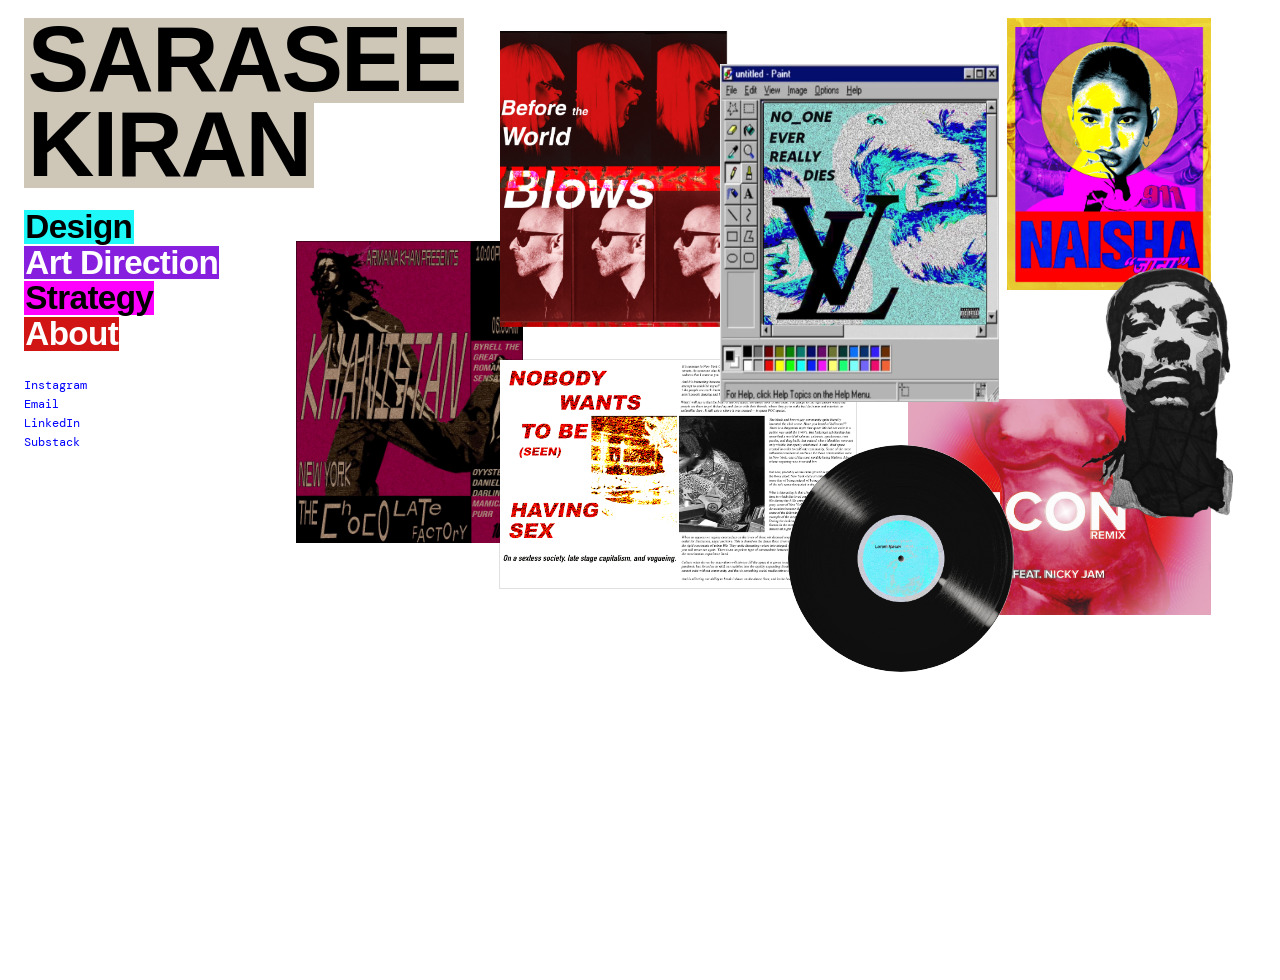
<file: index.html>
<!doctype html>
<html lang="en">
<head>
<meta charset="utf-8">
<meta name="viewport" content="width=device-width, initial-scale=1">
<title>Sarasee Kiran</title>
<meta name="description" content="Sarasee Kiran. Growth Strategy, Art Direction, Design. New York.">
<link rel="stylesheet" href="style.css?v=24">

</head>
<body>

<main class="home">
  <div class="left">
    <h1 class="big"><a href="./"><span class="nl c-name">Sarasee</span><br><span class="nl c-name">Kiran</span></a></h1>
    <nav>
      <a class="blk c-design" href="design/">Design</a>
      <a class="blk c-ad" href="art-direction/">Art Direction</a>
      <a class="blk c-strategy" href="strategy/">Strategy</a>
      <a class="blk c-about" href="about/">About</a>
    </nav>
    <div class="socials">
      <a class="note" href="https://instagram.com/sarcratic">Instagram</a>
      <a class="note" href="mailto:saraseekiran@gmail.com">Email</a>
      <a class="note" href="https://www.linkedin.com/in/saraseekiran/">LinkedIn</a>
      <a class="note" href="https://sarcratic.substack.com">Substack</a>
    </div>
  </div>
  <div class="right"><div class="pile">
    <video class="kh" src="assets/khanistan-loop.mp4" poster="assets/khanistan-loop-poster.jpg" width="1080" height="1440" autoplay muted loop playsinline aria-label="Khanistan poster, film" style="z-index:1"></video>
    <img src="assets/before-the-world-blows.jpg" width="2717" height="3543" alt="Before the World Blows" style="left:0%;top:2%;width:30%;z-index:2">
    <img src="assets/naisha-911-1.jpg" width="1080" height="1440" alt="Naisha 911, poster one" style="left:67%;top:0%;width:27%;z-index:3">
    <div class="pspread" style="left:0%;top:52%;width:47%;z-index:4"><img src="assets/sarcratic-issue-one-left.jpg" width="2530" height="3269" alt="Sarcratic Issue One, opening spread, left page"><img src="assets/sarcratic-issue-one-right.jpg" width="2530" height="3269" alt="Sarcratic Issue One, opening spread, right page"></div>
    <img src="assets/icon.jpg" width="2100" height="1500" alt="ICON remix artwork" style="left:54%;top:58%;width:40%;z-index:5">
    <video src="assets/lv-nerd-paint-window-loop.mp4" poster="assets/lv-nerd-paint-window-poster.jpg" width="1526" height="1844" autoplay muted loop playsinline aria-label="LV x N.E.R.D, the three covers in a Paint window" style="left:29%;top:7%;width:37%;z-index:6"></video>
    <div class="rot" id="rot" style="left:38%;top:65%;width:30%;z-index:7"><img src="assets/record-2-vinyl-round.jpg" width="2909" height="2909" alt="Record series, rendered" class=on><img src="assets/record-1-vinyl-round.jpg" width="2909" height="2909" alt="Record series, rendered"><img src="assets/record-3-vinyl-round.jpg" width="2909" height="2909" alt="Record series, rendered"><img src="assets/record-4-vinyl-round.jpg" width="2909" height="2909" alt="Record series, rendered"></div>
    <img src="assets/snoop-drawing-cutout.png" width="1655" height="2747" alt="Snoop Dogg, drawing" style="left:77%;top:38%;width:20%;z-index:8">
  </div></div>
</main>
<script>
(function(){
  var items=[].slice.call(document.querySelectorAll('#rot > img')),i=0;
  setInterval(function(){ i=(i+1)%items.length; items.forEach(function(el,k){ el.classList.toggle('on',k===i); }); },2000);
})();
</script>
</body></html>
</file>
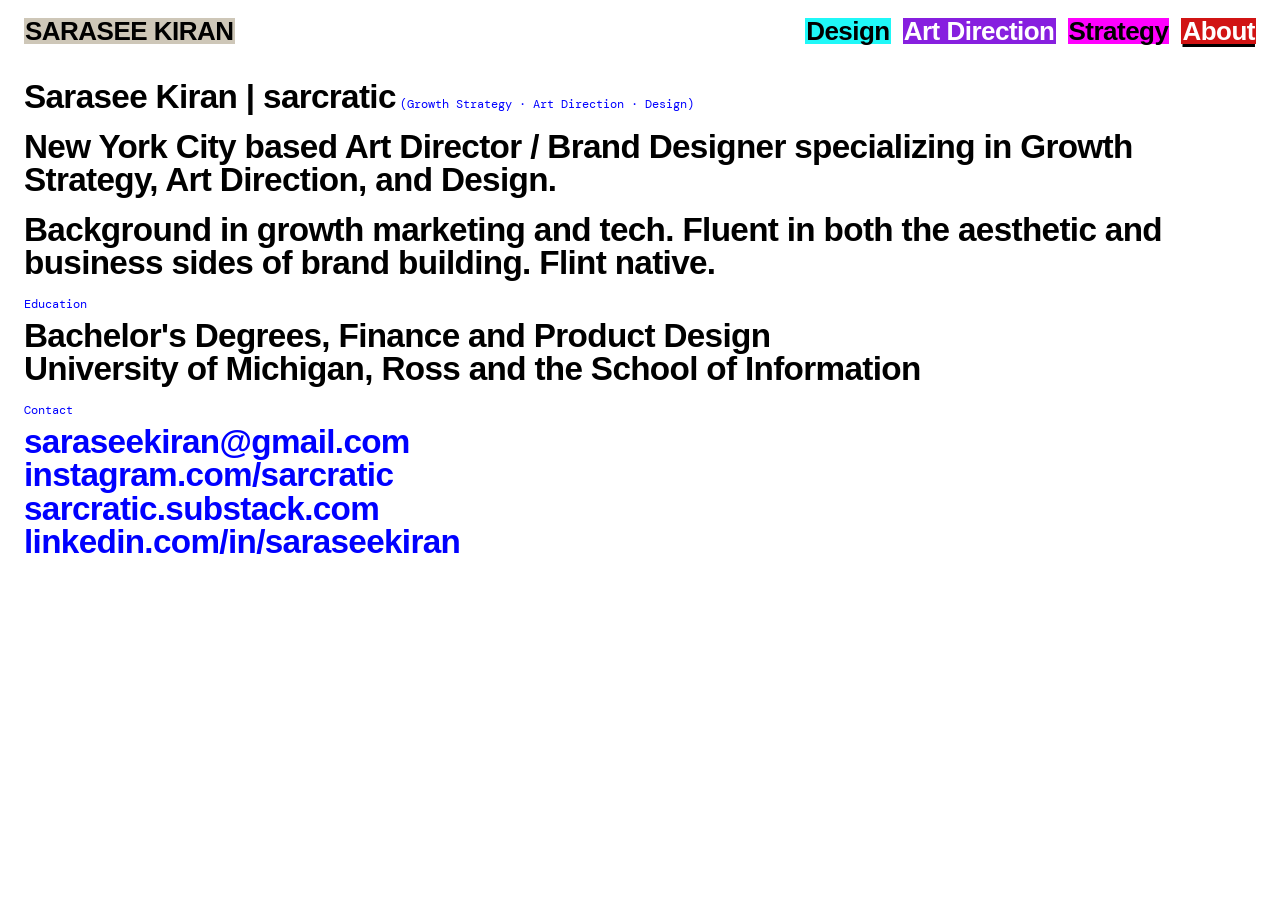
<file: about/index.html>
<!doctype html>
<html lang="en">
<head>
<meta charset="utf-8">
<meta name="viewport" content="width=device-width, initial-scale=1">
<title>About. Sarasee Kiran</title>
<meta name="description" content="Sarasee Kiran. Growth Strategy, Art Direction, Design. New York.">
<link rel="stylesheet" href="../style.css?v=24">

</head>
<body class="aboutpage">
<header class="top"><a class="name blk c-name" href="../">Sarasee Kiran</a><nav><a class="blk c-design" href="../design/">Design</a><a class="blk c-ad" href="../art-direction/">Art Direction</a><a class="blk c-strategy" href="../strategy/">Strategy</a><a class="blk c-about here" href="../about/">About</a></nav></header>

<main class="aboutbig">
<p>Sarasee Kiran | sarcratic<span class="note">Growth Strategy &middot; Art Direction &middot; Design</span></p>
<p>New York City based Art Director / Brand Designer specializing in Growth Strategy, Art Direction, and Design.</p>
<p>Background in growth marketing and tech. Fluent in both the aesthetic and business sides of brand building. Flint native.</p>
<p class="k note">Education</p>
<p>Bachelor's Degrees, Finance and Product Design<br>University of Michigan, Ross and the School of Information</p>
<p class="k note">Contact</p>
<p><a href="mailto:saraseekiran@gmail.com">saraseekiran@gmail.com</a><br>
<a href="https://instagram.com/sarcratic">instagram.com/sarcratic</a><br>
<a href="https://sarcratic.substack.com">sarcratic.substack.com</a><br>
<a href="https://www.linkedin.com/in/saraseekiran/">linkedin.com/in/saraseekiran</a></p>
</main>
</body></html>
</file>
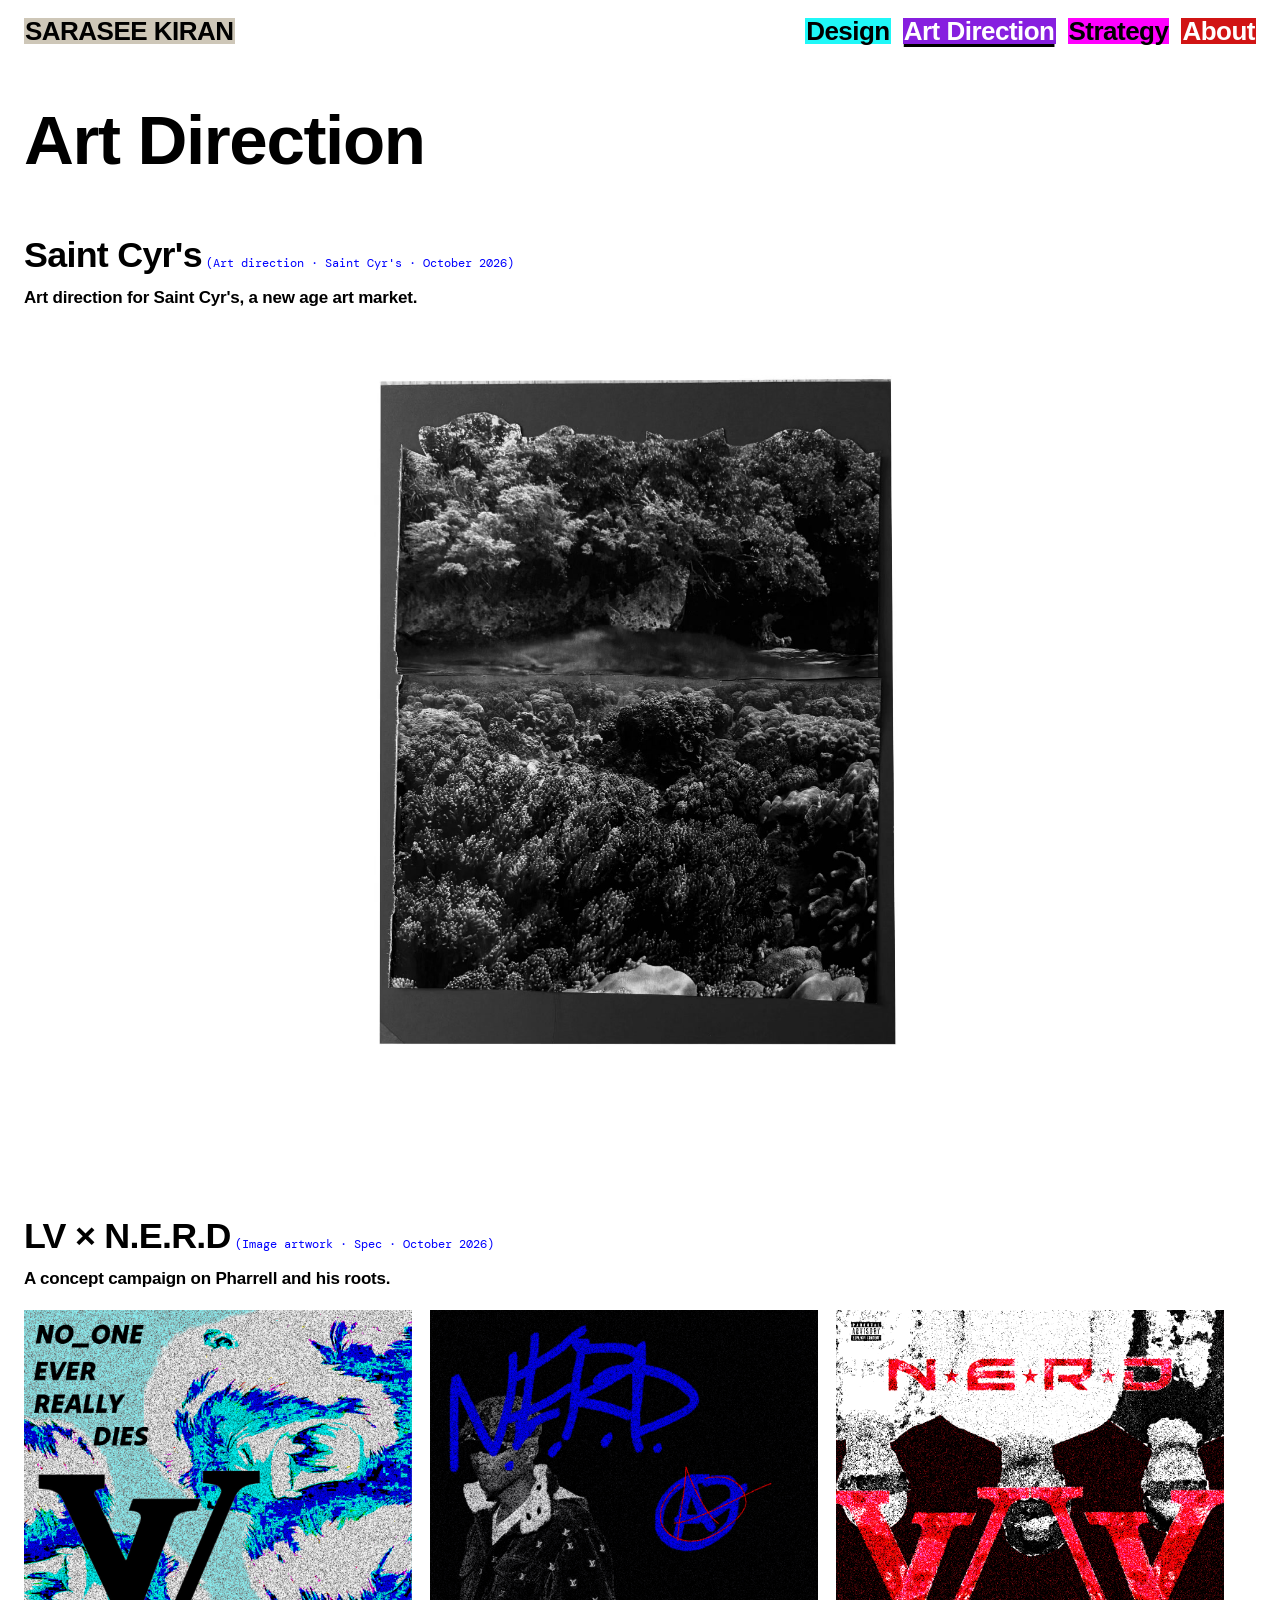
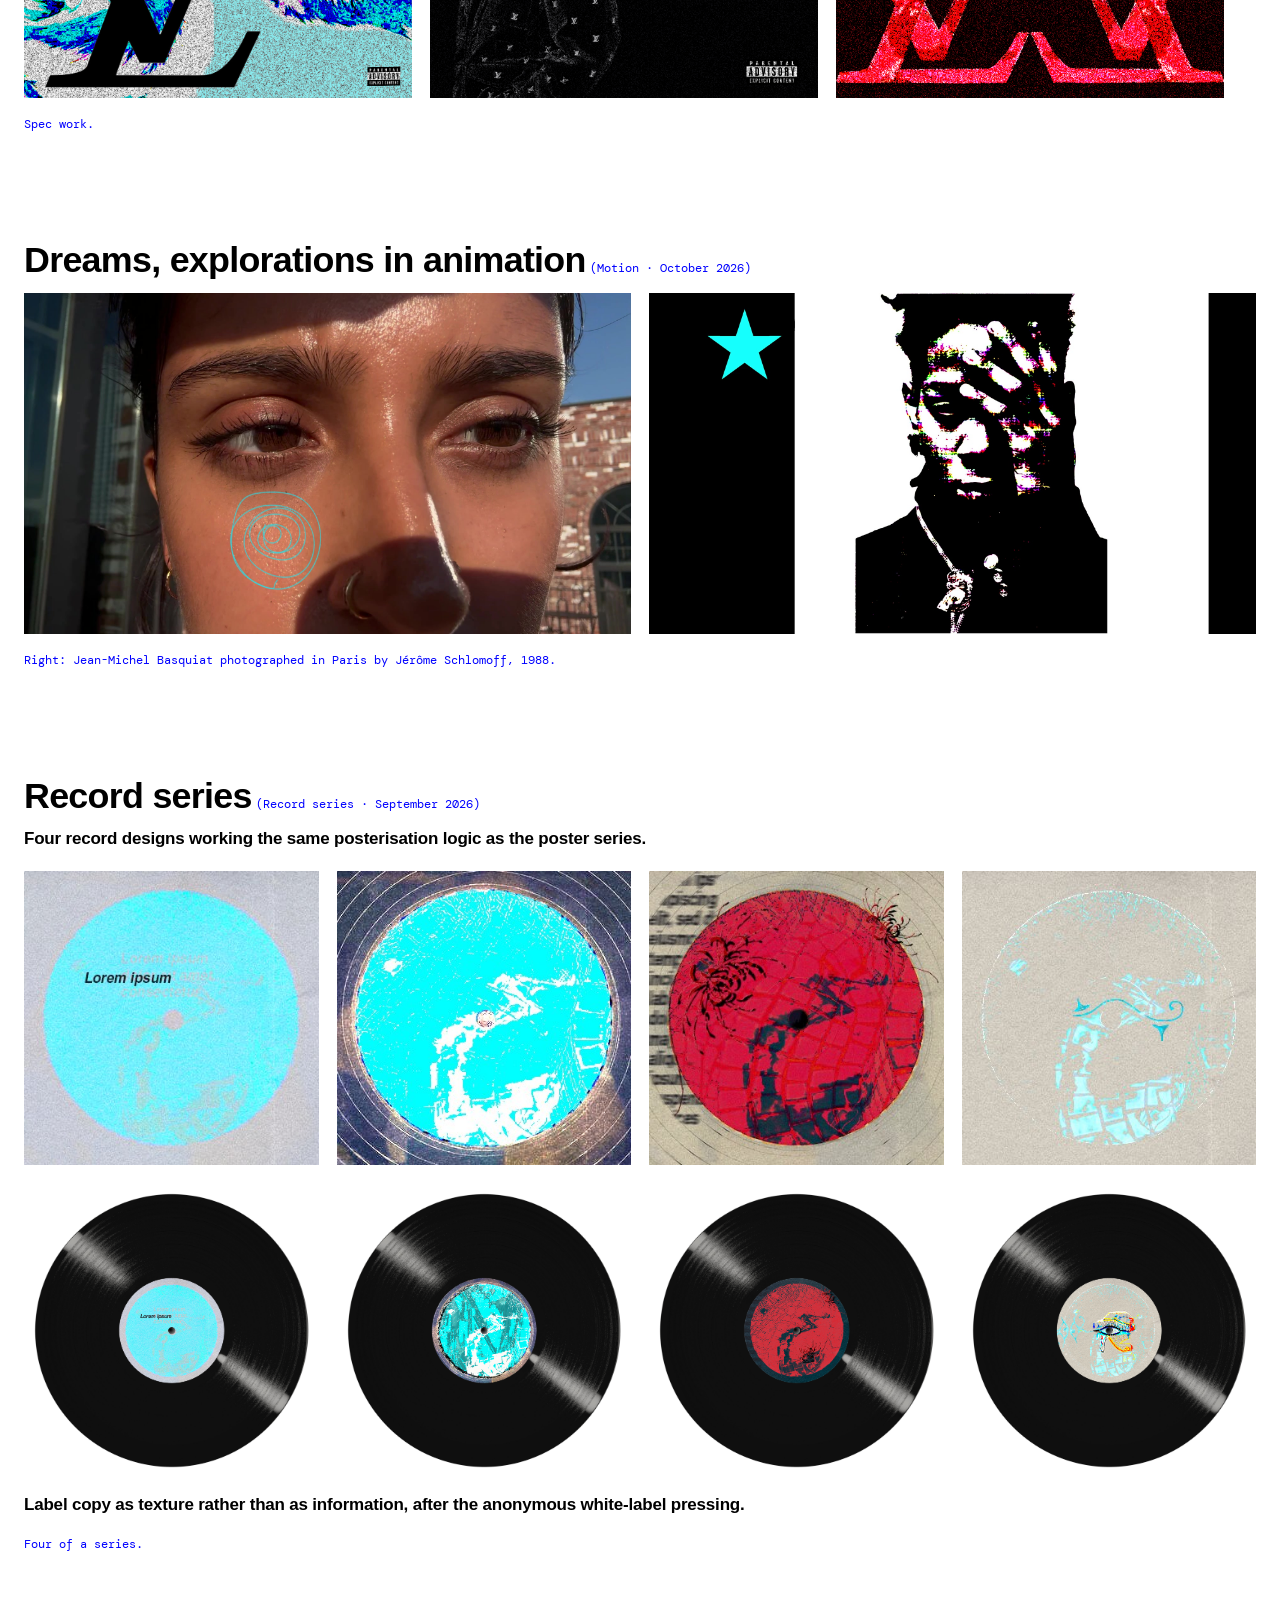
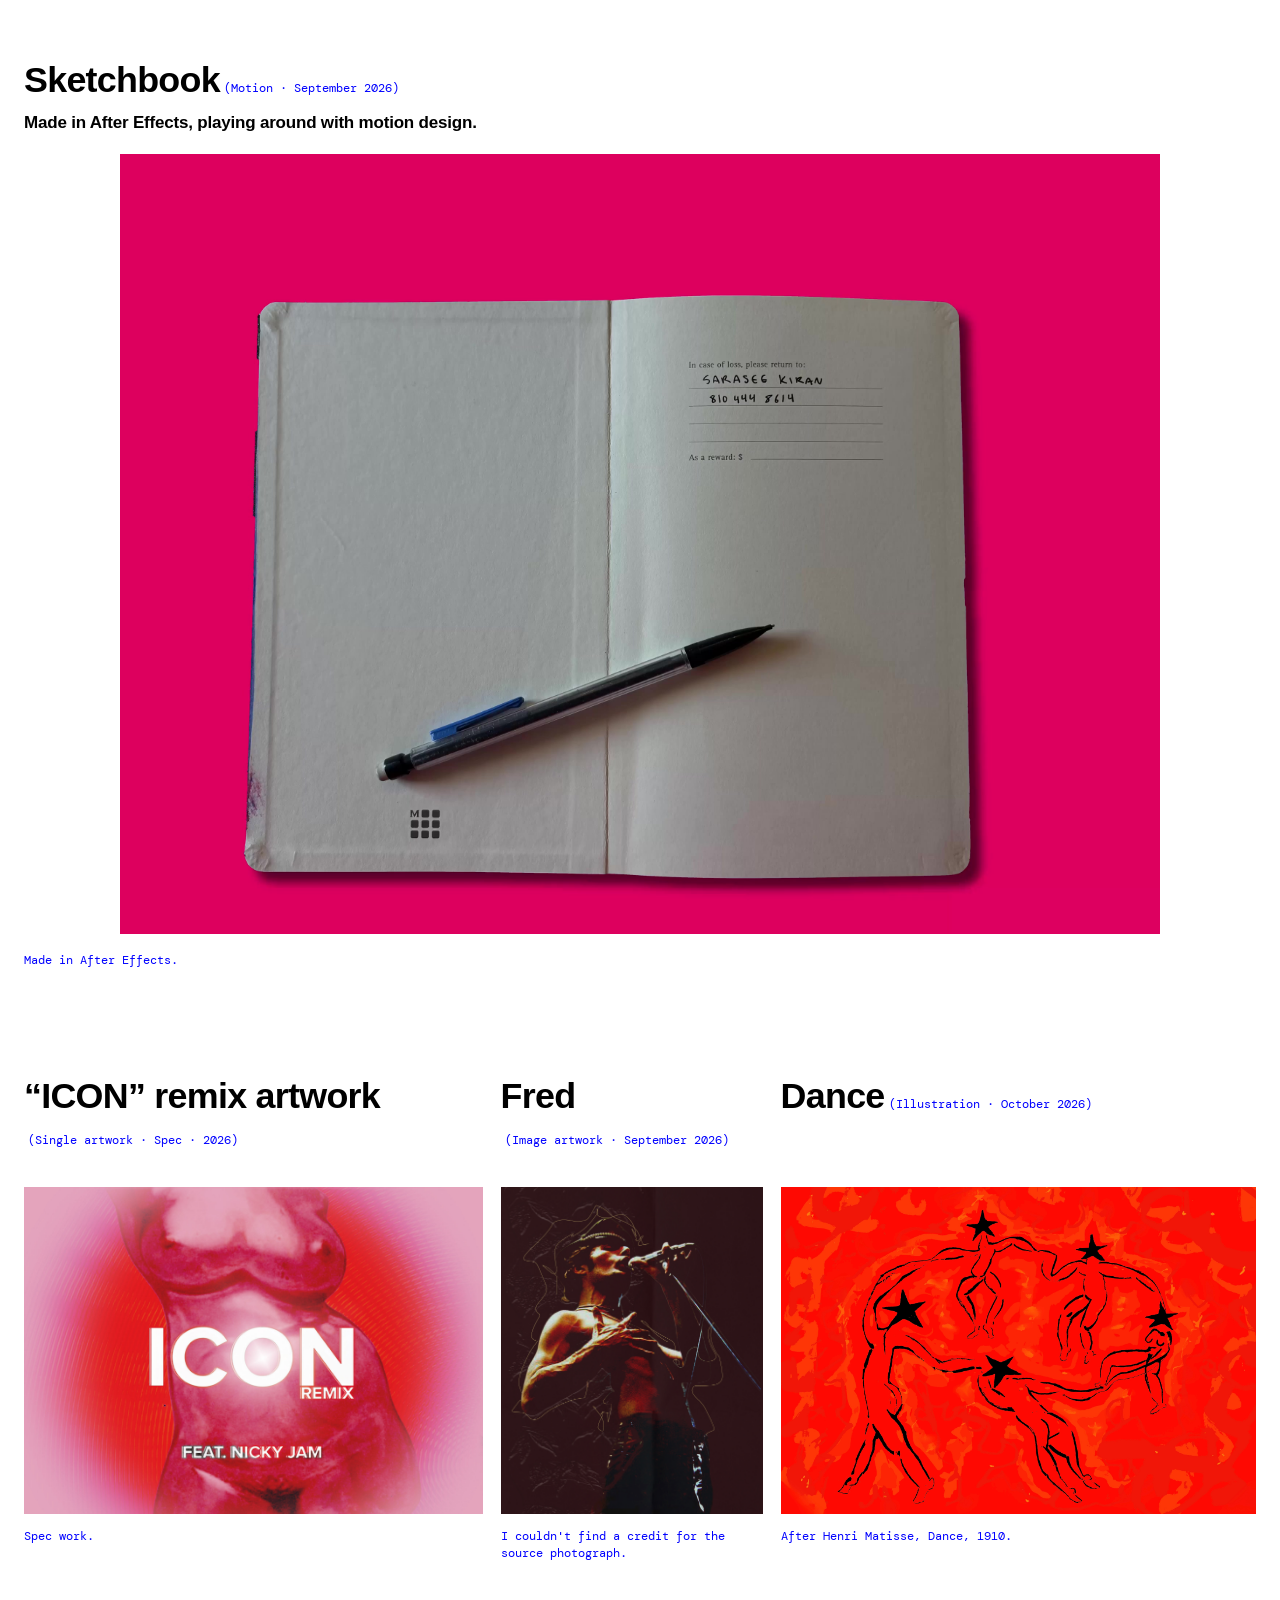
<file: art-direction/index.html>
<!doctype html>
<html lang="en">
<head>
<meta charset="utf-8">
<meta name="viewport" content="width=device-width, initial-scale=1">
<title>Art Direction. Sarasee Kiran</title>
<meta name="description" content="Sarasee Kiran. Growth Strategy, Art Direction, Design. New York.">
<link rel="stylesheet" href="../style.css?v=24">

</head>
<body>
<header class="top"><a class="name blk c-name" href="../">Sarasee Kiran</a><nav><a class="blk c-design" href="../design/">Design</a><a class="blk c-ad here" href="../art-direction/">Art Direction</a><a class="blk c-strategy" href="../strategy/">Strategy</a><a class="blk c-about" href="../about/">About</a></nav></header>
<h1 class="practice">Art Direction</h1>
<section class="project" id="saint-cyrs">
<h2 class="title">Saint Cyr's<span class="note lab">Art direction &middot; Saint Cyr's &middot; October 2026</span></h2>
<p class="line">Art direction for Saint Cyr's, a new age art market.</p>
<div class="single c"><video src="../assets/saint-cyrs.mp4" poster="../assets/saint-cyrs-poster.jpg" width="1080" height="1350" autoplay muted loop playsinline aria-label="Saint Cyr's, collage film: a new art market, a crusade for art justice"></video></div>


</section>
<section class="project" id="lv-nerd">
<h2 class="title">LV &times; N.E.R.D<span class="note lab">Image artwork &middot; Spec &middot; October 2026</span></h2>
<p class="line">A concept campaign on Pharrell and his roots.</p>
<div class="row" style="max-width:min(calc((min(100%, 1400px) - 2 * var(--gap)) * 0.9730 + 2 * var(--gap)), calc(var(--maxh) * 3.0000 + 2 * var(--gap)))"><div class="f" style="flex:1.0"><img src="../assets/lv-nerd-1.jpg" alt="LV x N.E.R.D, NO_ONE EVER REALLY DIES cover" loading="lazy"></div><div class="f" style="flex:1.0"><img src="../assets/lv-nerd-2.jpg" alt="LV x N.E.R.D, black cover with blue N.E.R.D. handstyle" loading="lazy"></div><div class="f" style="flex:1.0"><img src="../assets/lv-nerd-3.jpg" alt="LV x N.E.R.D, red cover" loading="lazy"></div></div>

<p class="credit note">Spec work.</p>
</section>
<section class="project" id="dreams">
<h2 class="title">Dreams, explorations in animation<span class="note lab">Motion &middot; October 2026</span></h2>

<div class="row c keep" style="max-width:min(calc(var(--maxh) * 3.5556 + 1 * var(--gap)), 1400px)"><div class="f" style="flex:1.7778"><video src="../assets/dream-1.mp4" poster="../assets/dream-1-poster.jpg" width="1920" height="1080" autoplay muted loop playsinline aria-label="Dream 1, drawn animation over footage"></video></div><div class="f" style="flex:1.7778"><video src="../assets/first-animation.mp4" poster="../assets/first-animation-poster.jpg" width="1920" height="1080" autoplay muted loop playsinline aria-label="First animation, type over a photograph"></video></div></div>

<p class="credit note">Right: Jean-Michel Basquiat photographed in Paris by J&eacute;r&ocirc;me Schlomoff, 1988.</p>
</section>
<section class="project" id="record-series">
<h2 class="title">Record series<span class="note lab">Record series &middot; September 2026</span></h2>
<p class="line">Four record designs working the same posterisation logic as the poster series.</p>
<div class="row four"><div class="f"><img src="../assets/record-1-flat.jpg" alt="Record 1, label artwork" loading="lazy"></div><div class="f"><img src="../assets/record-2-flat.jpg" alt="Record 2, label artwork" loading="lazy"></div><div class="f"><img src="../assets/record-3-flat.jpg" alt="Record 3, label artwork" loading="lazy"></div><div class="f"><img src="../assets/record-4-flat.jpg" alt="Record 4, label artwork" loading="lazy"></div></div>
<div class="row four"><div class="f"><img src="../assets/record-1-vinyl.jpg" alt="Record 1, pressed" loading="lazy"></div><div class="f"><img src="../assets/record-2-vinyl.jpg" alt="Record 2, pressed" loading="lazy"></div><div class="f"><img src="../assets/record-3-vinyl.jpg" alt="Record 3, pressed" loading="lazy"></div><div class="f"><img src="../assets/record-4-vinyl.jpg" alt="Record 4, pressed" loading="lazy"></div></div>

<p class="line">Label copy as texture rather than as information, after the anonymous white-label pressing.</p>
<p class="credit note">Four of a series.</p>
</section>
<section class="project" id="sketchbook">
<h2 class="title">Sketchbook<span class="note lab">Motion &middot; September 2026</span></h2>
<p class="line">Made in After Effects, playing around with motion design.</p>
<div class="single c"><video src="../assets/sketchbook.mp4" poster="../assets/sketchbook-poster.jpg" width="2856" height="2142" autoplay muted loop playsinline aria-label="Sketchbook, motion piece"></video></div>

<p class="credit note">Made in After Effects.</p>
</section>
<div class="duo" style="grid-template-columns:minmax(0,1.4000fr) minmax(0,0.8000fr) minmax(0,1.4514fr);max-width:min(calc((min(100%, 1400px) - 2 * var(--gap)) * 1.1843 + 2 * var(--gap)), calc(var(--maxh) * 3.6514 + 2 * var(--gap)))"><section class="project" id="icon">
<h2 class="title">&ldquo;ICON&rdquo; remix artwork<span class="note lab">Single artwork &middot; Spec &middot; 2026</span></h2>
<p class="line"></p>
<div class="single"><img src="../assets/icon.jpg" alt="ICON remix artwork" loading="lazy"></div>

<p class="credit note">Spec work.</p>
</section>
<section class="project" id="fred">
<h2 class="title">Fred<span class="note lab">Image artwork &middot; September 2026</span></h2>
<p class="line"></p>
<div class="single"><img src="../assets/fred.jpg" alt="Fred, image artwork" loading="lazy"></div>

<p class="credit note">I couldn't find a credit for the source photograph.</p>
</section>
<section class="project" id="dance">
<h2 class="title">Dance<span class="note lab">Illustration &middot; October 2026</span></h2>
<p class="line"></p>
<div class="single"><img src="../assets/dancers.jpg" alt="Five dancers in a ring with stars for heads, black line on red" loading="lazy"></div>

<p class="credit note">After Henri Matisse, Dance, 1910.</p>
</section>
</div>
</body></html>
</file>
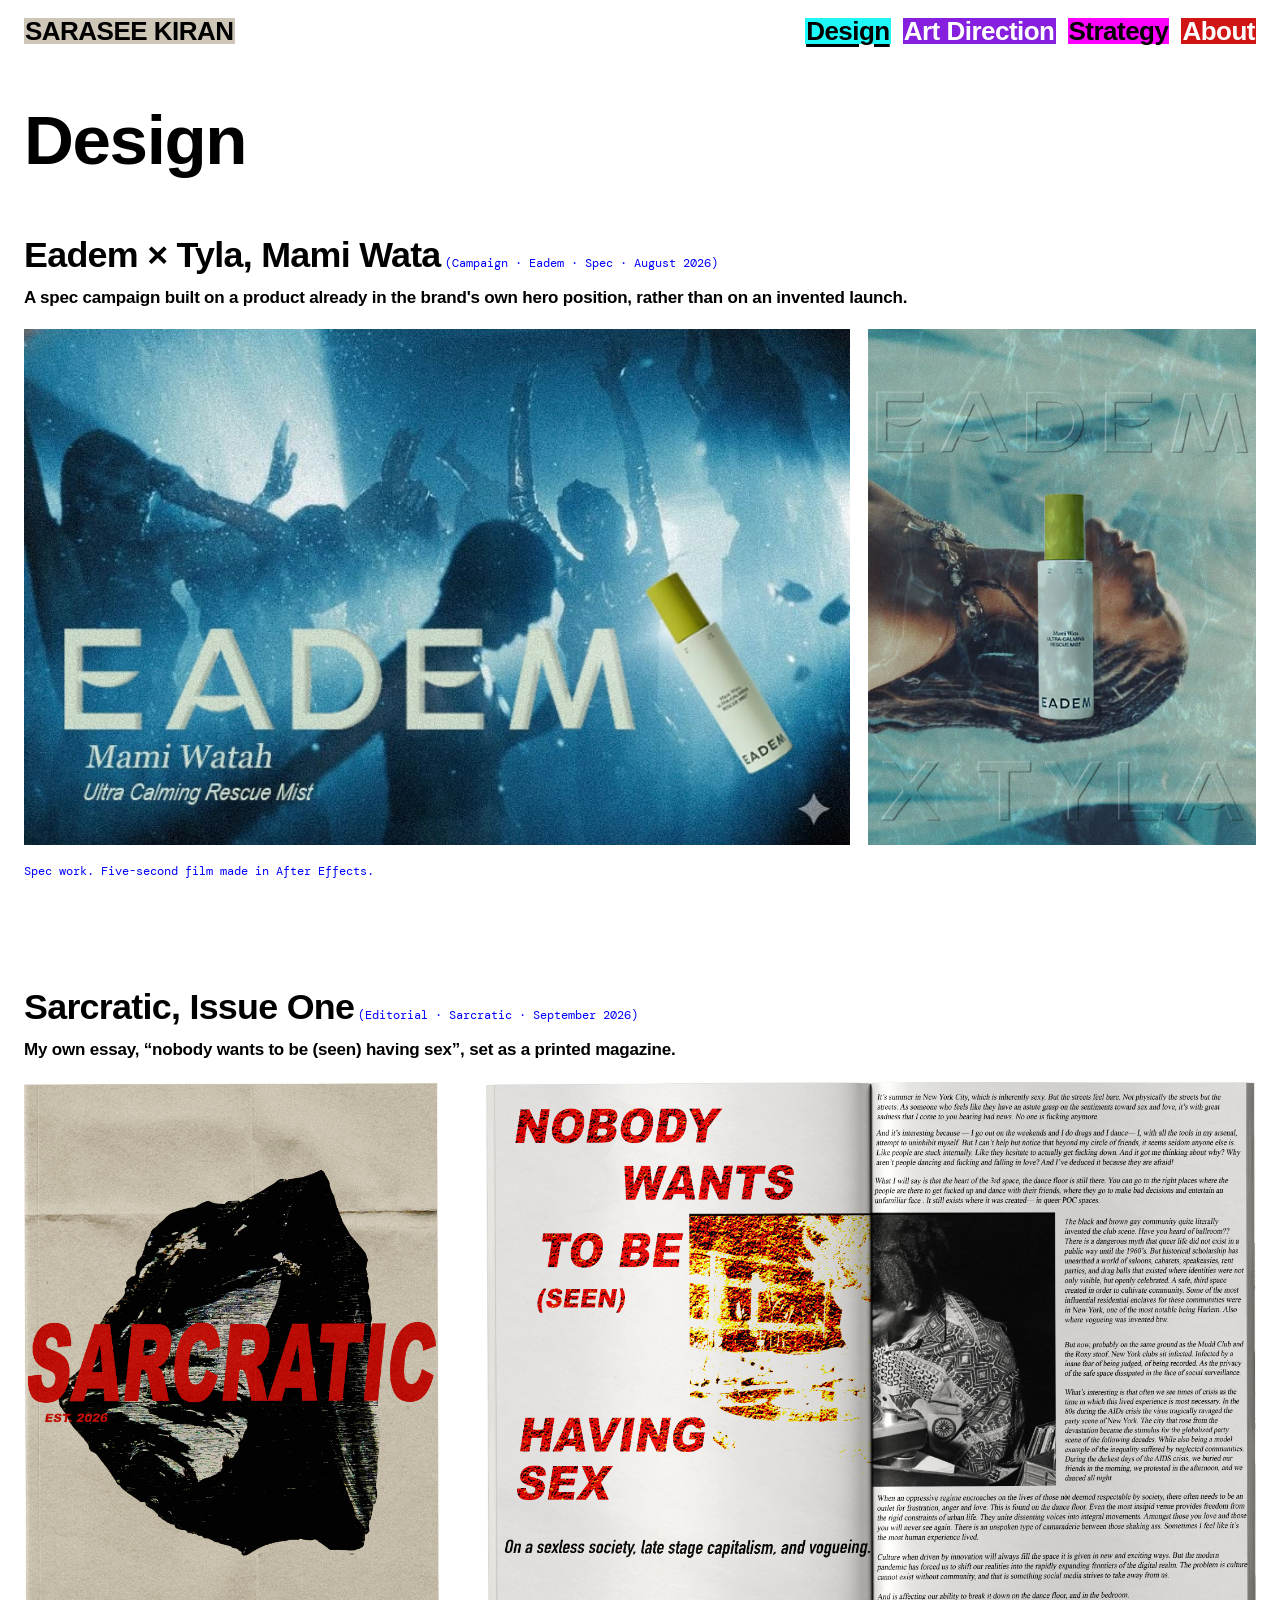
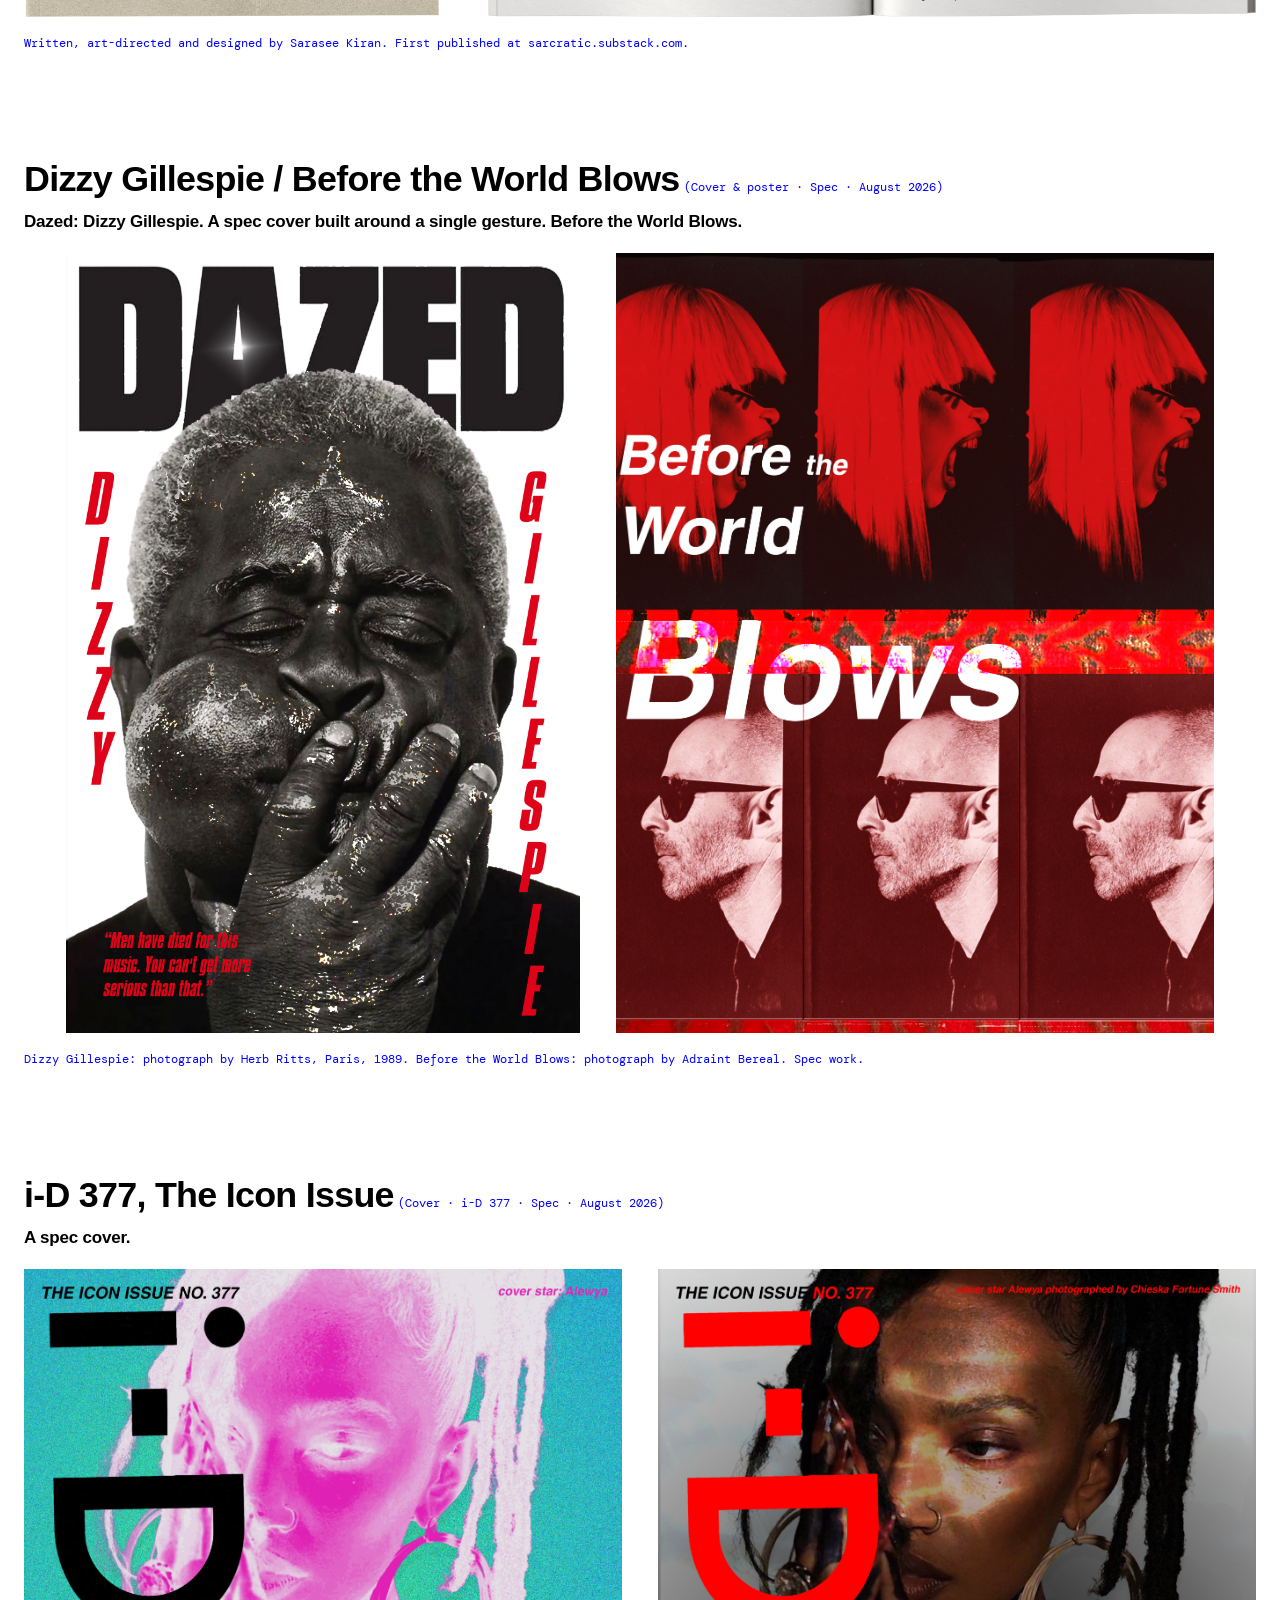
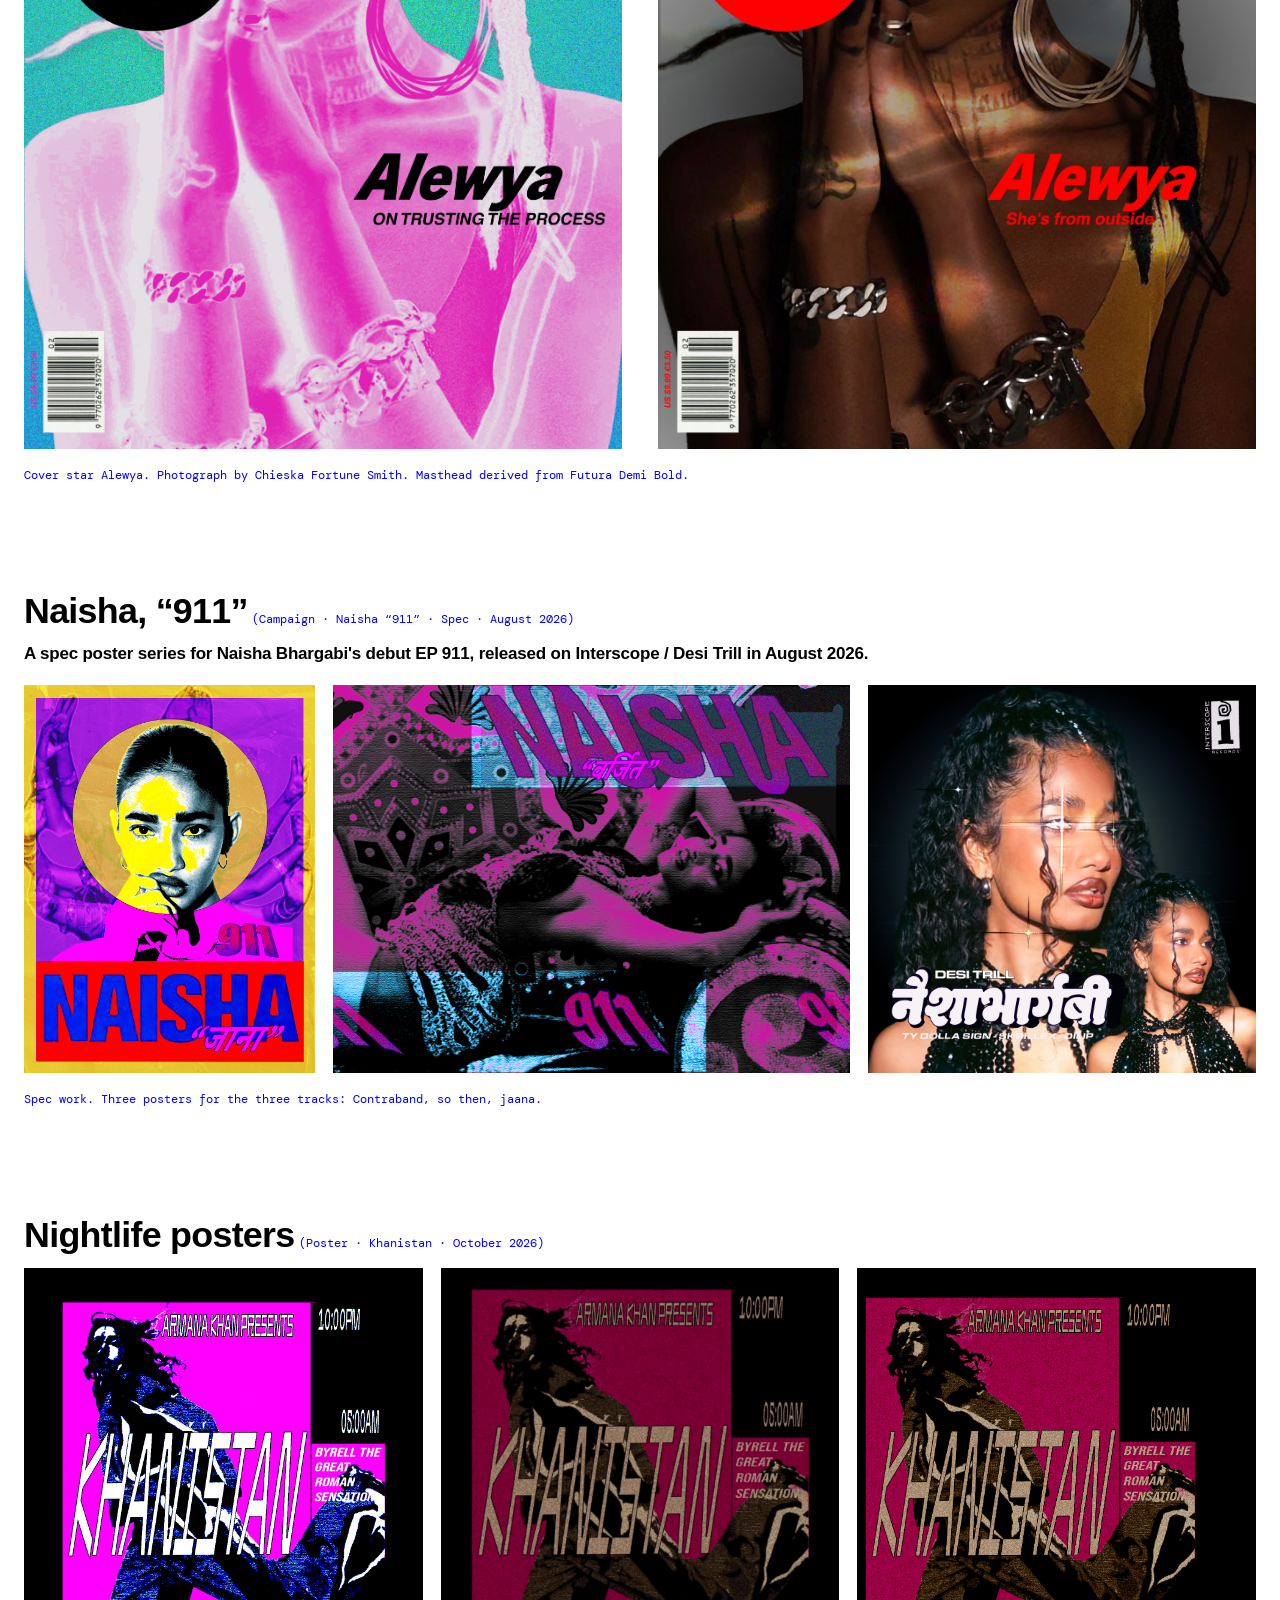
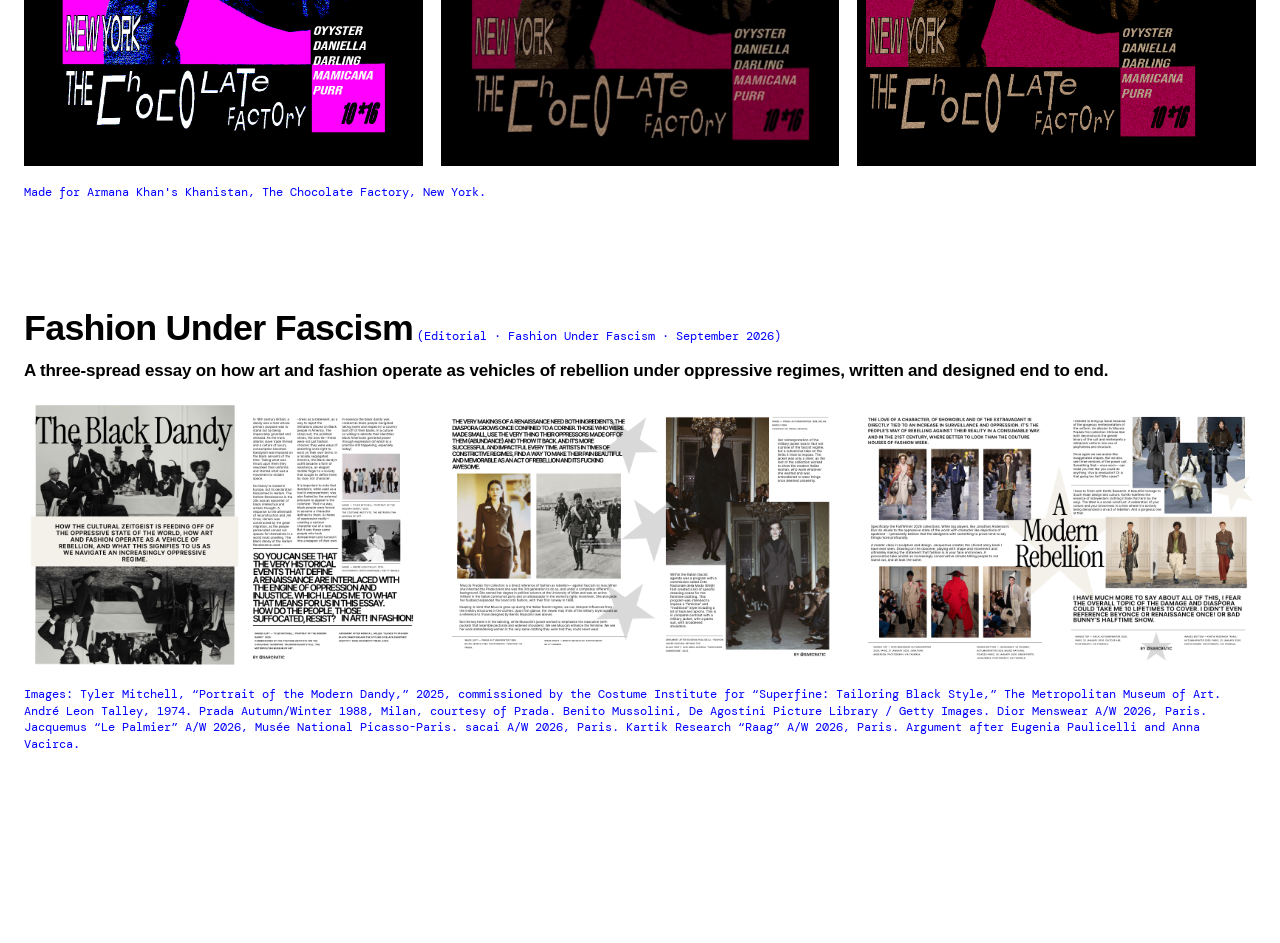
<file: design/index.html>
<!doctype html>
<html lang="en">
<head>
<meta charset="utf-8">
<meta name="viewport" content="width=device-width, initial-scale=1">
<title>Design. Sarasee Kiran</title>
<meta name="description" content="Sarasee Kiran. Growth Strategy, Art Direction, Design. New York.">
<link rel="stylesheet" href="../style.css?v=24">

</head>
<body>
<header class="top"><a class="name blk c-name" href="../">Sarasee Kiran</a><nav><a class="blk c-design here" href="../design/">Design</a><a class="blk c-ad" href="../art-direction/">Art Direction</a><a class="blk c-strategy" href="../strategy/">Strategy</a><a class="blk c-about" href="../about/">About</a></nav></header>
<h1 class="practice">Design</h1>
<section class="project" id="eadem">
<h2 class="title">Eadem &times; Tyla, Mami Wata<span class="note lab">Campaign &middot; Eadem &middot; Spec &middot; August 2026</span></h2>
<p class="line">A spec campaign built on a product already in the brand's own hero position, rather than on an invented launch.</p>
<div class="row" style="max-width:min(calc(var(--maxh) * 2.3514 + 1 * var(--gap)), 1400px)"><div class="f" style="flex:1.6000"><video src="../assets/eadem-film.mp4" poster="../assets/eadem-film-poster.jpg" width="736" height="460" autoplay muted loop playsinline aria-label="Eadem x Tyla, five-second film"></video></div><div class="f" style="flex:0.7514"><img src="../assets/eadem-still.jpg" alt="Eadem x Tyla, still" loading="lazy"></div></div>

<p class="credit note">Spec work. Five-second film made in After Effects.</p>
</section>
<section class="project" id="sarcratic-issue-one">
<h2 class="title">Sarcratic, Issue One<span class="note lab">Editorial &middot; Sarcratic &middot; September 2026</span></h2>
<p class="line">My own essay, &ldquo;nobody wants to be (seen) having sex&rdquo;, set as a printed magazine.</p>
<div class="alt" style="max-width:min(calc(var(--maxh) * 2.3217 + var(--gap) + 2px), 1400px)"><div class="row"><div class="f" style="flex:0.7739;--fx:0.7739"><img src="../assets/sarcratic-issue-one-cover.jpg" alt="Sarcratic Issue One, cover" loading="lazy"></div><div class="f spread" style="flex:1.5478;--fx:1.5478"><img src="../assets/sarcratic-issue-one-left.jpg" alt="Sarcratic Issue One, opening spread, left page" loading="lazy"><img src="../assets/sarcratic-issue-one-right.jpg" alt="Sarcratic Issue One, opening spread, right page" loading="lazy"></div></div><div class="row b"><div class="f" style="flex:1"><img src="../assets/sarcratic-issue-one-mockup-white.jpg" alt="Sarcratic Issue One, cover and opening spread, rendered" loading="lazy"></div></div></div>

<p class="credit note">Written, art-directed and designed by Sarasee Kiran. First published at sarcratic.substack.com.</p>
</section>
<section class="project" id="dizzy-gillespie">
<h2 class="title">Dizzy Gillespie / Before the World Blows<span class="note lab">Cover &amp; poster &middot; Spec &middot; August 2026</span></h2>
<p class="line">Dazed: Dizzy Gillespie. A spec cover built around a single gesture. Before the World Blows.</p>
<div class="row c wide" style="max-width:min(calc(var(--maxh) * 1.4269 + 1 * var(--gap)), 1400px)"><div class="f" style="flex:0.66"><img src="../assets/dizzy-gillespie.jpg" alt="Dazed, Dizzy Gillespie, concept cover" loading="lazy"></div><div class="f" style="flex:0.7669"><img src="../assets/before-the-world-blows.jpg" alt="Before the World Blows" loading="lazy"></div></div>

<p class="credit note">Dizzy Gillespie: photograph by Herb Ritts, Paris, 1989. Before the World Blows: photograph by Adraint Bereal. Spec work.</p>
</section>
<section class="project" id="i-d-377">
<h2 class="title">i-D 377, The Icon Issue<span class="note lab">Cover &middot; i-D 377 &middot; Spec &middot; August 2026</span></h2>
<p class="line">A spec cover.</p>
<div class="row c wide" style="max-width:min(calc(var(--maxh) * 1.5338 + 1 * var(--gap)), 1400px)"><div class="f" style="flex:0.7669"><img src="../assets/id-377-pink.jpg" alt="i-D 377, pink colourway" loading="lazy"></div><div class="f" style="flex:0.7669"><img src="../assets/id-377-red.jpg" alt="i-D 377, red colourway" loading="lazy"></div></div>

<p class="credit note">Cover star Alewya. Photograph by Chieska Fortune Smith. Masthead derived from Futura Demi Bold.</p>
</section>
<section class="project" id="naisha-911">
<h2 class="title">Naisha, &ldquo;911&rdquo;<span class="note lab">Campaign &middot; Naisha &ldquo;911&rdquo; &middot; Spec &middot; August 2026</span></h2>
<p class="line">A spec poster series for Naisha Bhargabi's debut EP 911, released on Interscope / Desi Trill in August 2026.</p>
<div class="row" style="max-width:min(calc(var(--maxh) * 3.0833 + 2 * var(--gap)), 1400px)"><div class="f" style="flex:0.75"><img src="../assets/naisha-911-1.jpg" alt="Naisha 911, poster one" loading="lazy"></div><div class="f" style="flex:1.3333"><img src="../assets/naisha-911-2.jpg" alt="Naisha 911, poster two" loading="lazy"></div><div class="f" style="flex:1.0"><img src="../assets/naisha-911-3.jpg" alt="Naisha 911, poster three" loading="lazy"></div></div>

<p class="credit note">Spec work. Three posters for the three tracks: Contraband, so then, jaana.</p>
</section>
<section class="project" id="khanistan">
<h2 class="title">Nightlife posters<span class="note lab">Poster &middot; Khanistan &middot; October 2026</span></h2>

<div class="row c" style="max-width:min(calc(var(--maxh) * 2.4014 + 2 * var(--gap)), 1400px)"><div class="f" style="flex:0.8005"><img src="../assets/khanistan-1.jpg" alt="Khanistan poster, magenta" loading="lazy"></div><div class="f" style="flex:0.8003"><video src="../assets/khanistan-film.mp4" poster="../assets/khanistan-film-poster.jpg" width="1082" height="1352" autoplay muted loop playsinline aria-label="Khanistan poster, film"></video></div><div class="f" style="flex:0.8006"><img src="../assets/khanistan-2.jpg" alt="Khanistan poster, maroon" loading="lazy"></div></div>

<p class="credit note">Made for Armana Khan's Khanistan, The Chocolate Factory, New York.</p>
</section>
<section class="project" id="fashion-under-fascism">
<h2 class="title">Fashion Under Fascism<span class="note lab">Editorial &middot; Fashion Under Fascism &middot; September 2026</span></h2>
<p class="line">A three-spread essay on how art and fashion operate as vehicles of rebellion under oppressive regimes, written and designed end to end.</p>
<div class="row" style="max-width:min(calc((min(100%, 1400px) - 2 * var(--gap)) * 1.4595 + 2 * var(--gap)), calc(var(--maxh) * 4.5000 + 2 * var(--gap)))"><div class="f" style="flex:1.5"><img src="../assets/fashion-under-fascism-1.jpg" alt="Fashion Under Fascism, spread one: The Black Dandy" loading="lazy"></div><div class="f" style="flex:1.5"><img src="../assets/fashion-under-fascism-2.jpg" alt="Fashion Under Fascism, spread two: Prada, 1988" loading="lazy"></div><div class="f" style="flex:1.5"><img src="../assets/fashion-under-fascism-3.jpg" alt="Fashion Under Fascism, spread three: A Modern Rebellion" loading="lazy"></div></div>

<p class="credit note">Images: Tyler Mitchell, &ldquo;Portrait of the Modern Dandy,&rdquo; 2025, commissioned by the Costume Institute for &ldquo;Superfine: Tailoring Black Style,&rdquo; The Metropolitan Museum of Art. Andr&eacute; Leon Talley, 1974. Prada Autumn/Winter 1988, Milan, courtesy of Prada. Benito Mussolini, De Agostini Picture Library / Getty Images. Dior Menswear A/W 2026, Paris. Jacquemus &ldquo;Le Palmier&rdquo; A/W 2026, Mus&eacute;e National Picasso-Paris. sacai A/W 2026, Paris. Kartik Research &ldquo;Raag&rdquo; A/W 2026, Paris. Argument after Eugenia Paulicelli and Anna Vacirca.</p>
</section>
</body></html>
</file>
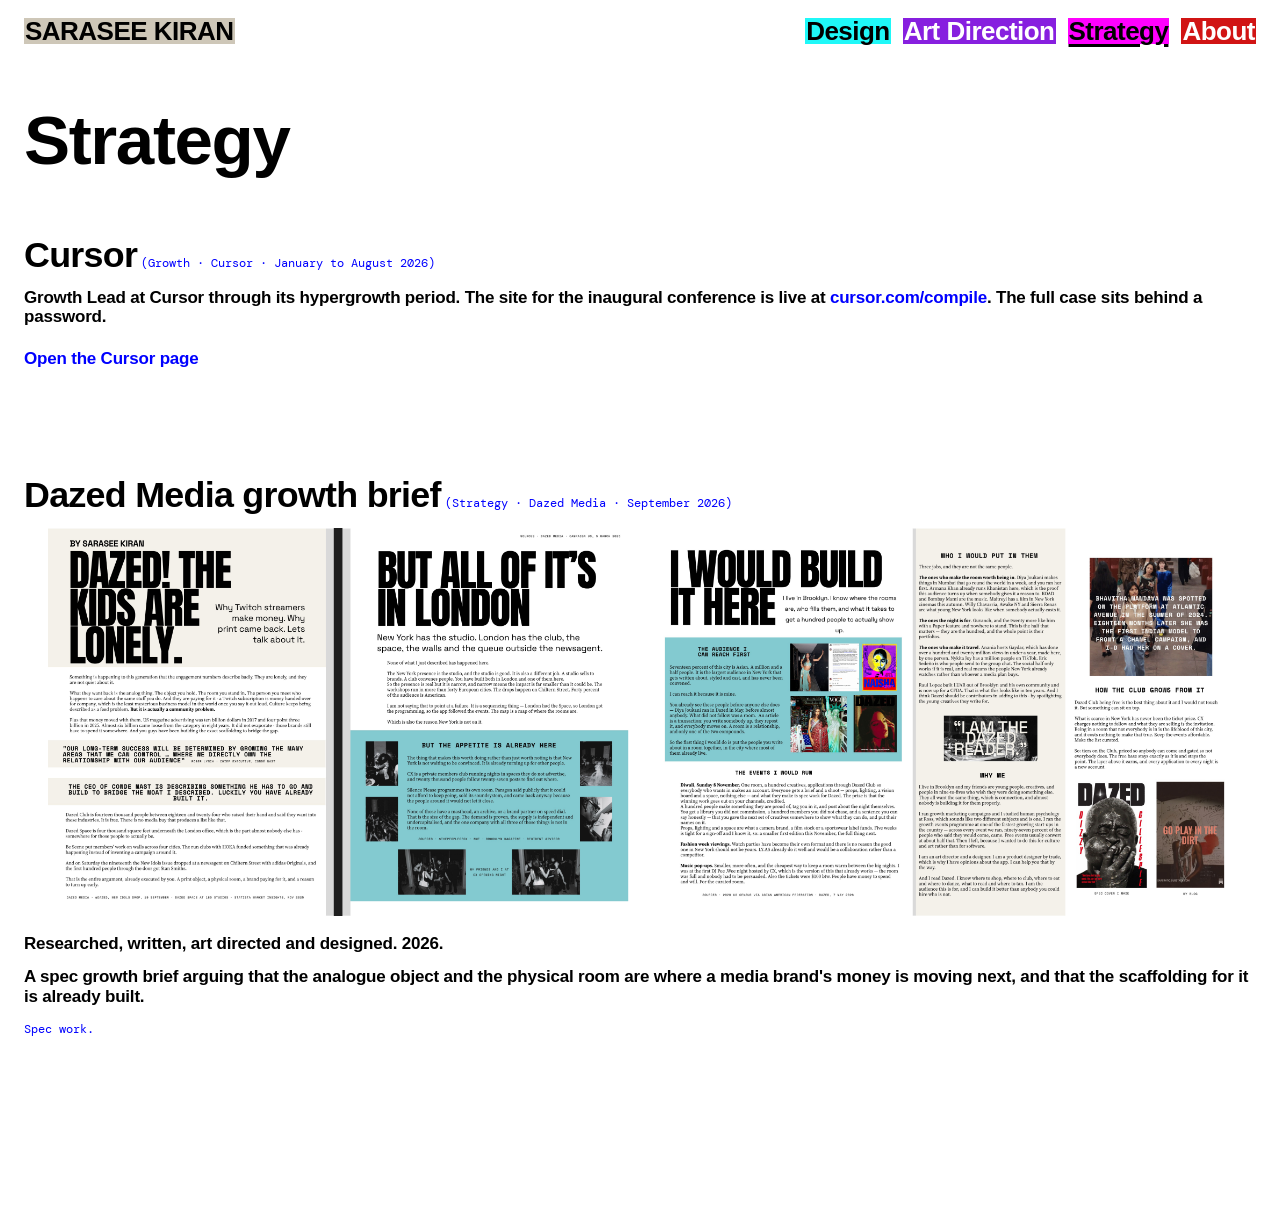
<file: strategy/index.html>
<!doctype html>
<html lang="en">
<head>
<meta charset="utf-8">
<meta name="viewport" content="width=device-width, initial-scale=1">
<title>Strategy. Sarasee Kiran</title>
<meta name="description" content="Sarasee Kiran. Growth Strategy, Art Direction, Design. New York.">
<link rel="stylesheet" href="../style.css?v=24">

</head>
<body>
<header class="top"><a class="name blk c-name" href="../">Sarasee Kiran</a><nav><a class="blk c-design" href="../design/">Design</a><a class="blk c-ad" href="../art-direction/">Art Direction</a><a class="blk c-strategy here" href="../strategy/">Strategy</a><a class="blk c-about" href="../about/">About</a></nav></header>
<h1 class="practice">Strategy</h1>
<section class="project" id="cursor">
<h2 class="title">Cursor<span class="note lab">Growth &middot; Cursor &middot; January to August 2026</span></h2>
<p class="line">Growth Lead at Cursor through its hypergrowth period. The site for the inaugural conference is live at <a class="ext" href="https://cursor.com/compile">cursor.com/compile</a>. The full case sits behind a password.</p>
<p class="line"><a class="ext" href="cursor/">Open the Cursor page</a></p>
</section>
<section class="project" id="dazed-media-growth-brief">
<h2 class="title">Dazed Media growth brief<span class="note lab">Strategy &middot; Dazed Media &middot; September 2026</span></h2>
<div class="row c" style="max-width:min(calc((min(100%, 1400px) - 2 * var(--gap)) * 0.9751 + 1 * var(--gap)), calc(var(--maxh) * 3.0066 + 1 * var(--gap)))"><div class="f" style="flex:1.5033"><img src="../assets/dazed-brief-1.jpg" alt="Dazed Media growth brief, spread one: dazed! THE KIDS ARE LONELY." loading="lazy"></div><div class="f" style="flex:1.5033"><img src="../assets/dazed-brief-2.jpg" alt="Dazed Media growth brief, spread two: I would build it here" loading="lazy"></div></div>

<div class="case">
<p>Researched, written, art directed and designed. 2026.</p>
<p>A spec growth brief arguing that the analogue object and the physical room are where a media brand's money is moving next, and that the scaffolding for it is already built.</p>
</div>

<p class="credit note">Spec work.</p>
</section>
</body></html>
</file>
<file: style.css>
@font-face{font-family:"DM Mono";font-style:normal;font-weight:400;font-display:swap;src:url(fonts/dm-mono-latin-400-normal.woff2) format("woff2");unicode-range:U+0000-00FF,U+0131,U+0152-0153,U+02BB-02BC,U+02C6,U+02DA,U+02DC,U+0304,U+0308,U+0329,U+2000-206F,U+20AC,U+2122,U+2191,U+2193,U+2212,U+2215,U+FEFF,U+FFFD}

:root{--ink:#000;--paper:#fff;--blue:#0000ff;--gap:18px;--pad:24px;--maxh:calc(100vh - 120px);
--heavy:"Helvetica Neue",Helvetica,Arial,sans-serif;--mono:"DM Mono",ui-monospace,Menlo,monospace;
--c-name:#cec7b8;--c-design:#1ff8f8;--c-ad:#871fdf;--c-strategy:#ff00fe;--c-about:#d11414}
*{box-sizing:border-box}
html{-webkit-text-size-adjust:100%}
body{margin:0;background:var(--paper);color:var(--ink);font-family:var(--heavy);font-weight:700;font-size:20px;line-height:1.1;letter-spacing:-.01em;padding:0 var(--pad) 80px}
a{color:inherit;text-decoration:none}
a:hover{text-decoration:underline;text-decoration-thickness:.08em;text-underline-offset:.1em}
.note{font-family:var(--mono);font-weight:400;font-size:12px;line-height:1.4;letter-spacing:0;color:var(--blue)}
.blk{-webkit-box-decoration-break:clone;box-decoration-break:clone;padding:0 .04em}
.c-name{background:var(--c-name)}.c-design{background:var(--c-design)}.c-ad{background:var(--c-ad);color:#fff}.c-strategy{background:var(--c-strategy)}.c-about{background:var(--c-about);color:#fff}
.top{display:flex;justify-content:space-between;align-items:flex-start;flex-wrap:wrap;gap:10px 24px;padding:18px 0 0;margin-bottom:64px}
.top .name,.top nav a{font-size:26px;line-height:1;letter-spacing:-.02em}
.top .name,.home .big{text-transform:uppercase}
.top nav{display:flex;gap:6px 12px;flex-wrap:wrap}
.top nav a.here{text-decoration:underline;text-decoration-thickness:3px;text-underline-offset:4px;text-decoration-color:#000}
h1.practice{font-size:clamp(44px,5.4vw,92px);line-height:.95;letter-spacing:-.02em;margin:0 0 64px;font-weight:700}
.project{margin:0 0 110px}
.title{font-size:clamp(28px,2.8vw,44px);line-height:1;letter-spacing:-.02em;margin:0 0 14px;font-weight:700}
.title .lab{display:inline-block;max-width:100%;margin-left:.35em;vertical-align:baseline}
.title .lab::before{content:"("}.title .lab::after{content:")"}
.line{font-size:clamp(17px,1.3vw,21px);line-height:1.15;max-width:none;margin:0 0 22px}
.case p{font-size:clamp(17px,1.3vw,21px);line-height:1.15;max-width:none;margin:0 0 14px}
.credit{max-width:none;margin:14px 0 0}
.row{display:flex;gap:var(--gap);align-items:flex-start;margin:0 0 var(--gap)}
.row .f{min-width:0}
.row img,.row video{display:block;width:100%;height:auto}
.single{margin:0 0 var(--gap)}
.single img,.single video{display:block;width:auto;height:auto;max-width:min(100%,1400px);max-height:var(--maxh)}
.row.c{margin-left:auto;margin-right:auto}
.row.wide{--gap:36px;margin-bottom:18px}
.single.c img,.single.c video{margin-left:auto;margin-right:auto}
.single.half{max-width:calc(50% - var(--gap)/2)}
.row.four{max-width:1400px}
.row.four .f{flex:1 1 0}
.row .spread{display:flex;gap:2px}
.row .spread img{width:50%}
.ext{color:var(--blue)}
/* home */
.home{display:grid;grid-template-columns:minmax(0,1fr) minmax(0,1.7fr);gap:32px;min-height:100vh;align-items:start;padding-top:18px}
.home .left{position:sticky;top:18px}
.home .big{font-size:clamp(44px,7.2vw,112px);line-height:.92;letter-spacing:-.02em;margin:0 0 22px;font-weight:700}
.home nav{display:flex;flex-direction:column;align-items:flex-start;gap:2px;margin:0 0 26px}
.home nav a{font-size:clamp(26px,2.6vw,42px);line-height:1.02;letter-spacing:-.02em}
.home .socials{display:flex;flex-direction:column;align-items:flex-start;gap:2px}
.pile{position:relative;width:min(100%,calc((100vh - 36px) * 1.15));aspect-ratio:1.15;margin:0 auto}
.pile>*{position:absolute;display:block;height:auto;margin:0}
.home .big .nl{display:inline-block;padding:0 .04em}
.pile .pspread{display:flex;gap:2px;outline:1px solid rgba(0,0,0,.12)}
.pile .pspread img{display:block;width:calc(50% - 1px);height:auto}
.pile .rot{aspect-ratio:1}
.pile .rot img{position:absolute;inset:0;width:100%;height:100%;border-radius:50%;opacity:0;transition:opacity .35s}
.pile .rot img.on{opacity:1}
.pile .kh{left:-27%;top:34%;width:30%}
/* about */
.aboutbig{max-width:1400px}
.aboutbig p{font-size:min(2.6vw,4.6vh);line-height:1;letter-spacing:-.02em;margin:0 0 .5em}
body.aboutpage{padding-bottom:24px}
body.aboutpage .top{margin-bottom:36px}
.aboutbig p.k{margin:0 0 6px;font-size:12px;line-height:1.4;letter-spacing:0}
.aboutbig a{color:var(--blue);overflow-wrap:anywhere}
.aboutbig .note{margin-left:.35em}
.aboutbig p>.note{display:inline-block;max-width:100%;vertical-align:baseline}
.aboutbig p>.note::before{content:"("}.aboutbig p>.note::after{content:")"}
@media (max-width:820px){
  body{padding:0 16px 60px;font-size:18px}
  .top{margin-bottom:44px}
  .top .name,.top nav a{font-size:22px}
  .home{grid-template-columns:1fr;min-height:0;gap:28px}
  .home .left{position:static}
  .home .big{font-size:15vw}
  .home nav a{font-size:9vw}
  .pile{width:100%}
  .row{flex-direction:column}
  .row .f{flex:none!important;width:100%}
  .row.four{flex-direction:row;flex-wrap:wrap}
  .row.four .f{flex:0 0 calc(50% - var(--gap)/2)}
  .project{margin-bottom:72px}
  .single.half{max-width:100%}
}
.single.n img{width:100%}
.duo{display:grid;column-gap:var(--gap);grid-template-rows:repeat(4,auto);margin:0 0 110px}
.duo>.project{display:grid;grid-row:span 4;grid-template-rows:subgrid;margin:0;min-width:0}
.duo>.project .single{margin-bottom:0}
@media (max-width:820px){
  .single.n{max-width:100%!important}
  .duo{display:block;max-width:none!important}
  .duo>.project{display:block;margin:0 0 72px}
  .duo .line:empty{display:none}
  .row.keep{flex-direction:row;--gap:12px}
  .row.keep .f{flex:1 1 0!important;width:auto}
  .aboutbig p{font-size:7.5vw}
  .row.wide{--gap:28px}
  .pile .kh{left:2%;top:80%;width:24%}
  .pile{margin-bottom:16%}
}
.alt{display:grid;align-items:center;margin:0 auto var(--gap)}
.alt>.row{grid-area:1/1;margin:0;width:100%;max-width:none}
.alt>.b{animation:altfade 6s infinite}
@keyframes altfade{0%,42%{opacity:0}50%,92%{opacity:1}100%{opacity:0}}
@media (prefers-reduced-motion:reduce){.alt>.b{animation:none;opacity:0}}
@media (max-width:820px){.alt>.row{flex-direction:row;--gap:8px}.alt>.row .f{flex:var(--fx,1) 1 0!important;width:auto!important}}
</file>
